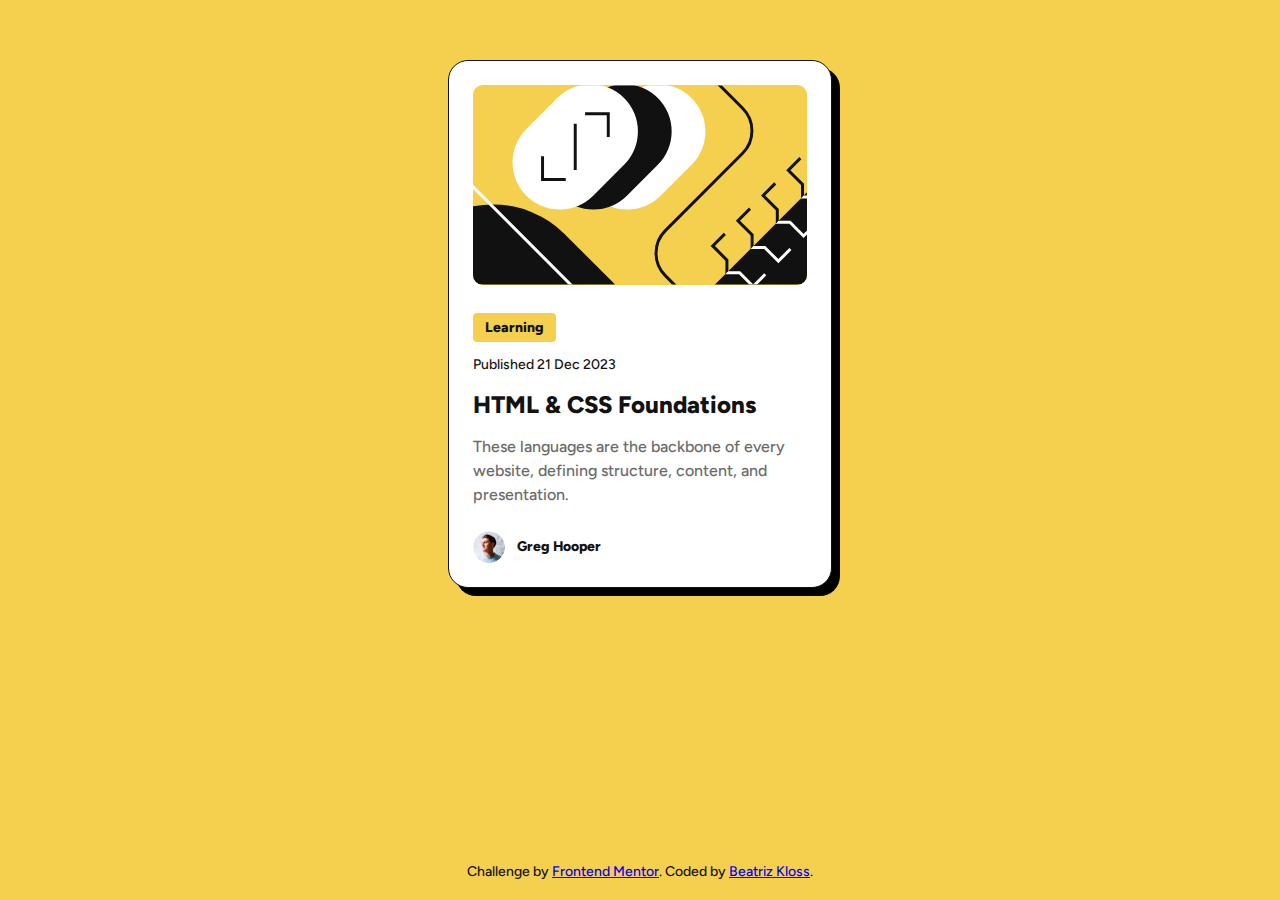
<file: blog-preview-card/index.html>
<!DOCTYPE html>
<html lang="en">
  <head>
    <meta charset="UTF-8" />
    <meta name="viewport" content="width=device-width, initial-scale=1.0" />
    <link
      rel="icon"
      type="image/png"
      sizes="32x32"
      href="./assets/images/favicon-32x32.png"
    />
    <link rel="stylesheet" href="style.css" />

    <title>Frontend Mentor | Blog Preview Card</title>
  </head>
  <body>
    <main>
      <article>
        <header class="article-image">
          <img
            src="./assets/images/illustration-article.svg"
            alt="Article Illustration"
          />
        </header>
        <div class="content">
          <button aria-label="Learning tag">Learning</button>
          <p class="time">Published 21 Dec 2023</p>
          <h1>HTML & CSS Foundations</h1>
          <p class="description">
            These languages are the backbone of every website, defining
            structure, content, and presentation.
          </p>
        </div>
        <div class="author-avatar">
          <img
            src="./assets/images/image-avatar.webp"
            alt="Avatar of Greg Hooper"
          />
          <p>Greg Hooper</p>
        </div>
      </article>
    </main>
    <footer class="attribution">
      Challenge by
      <a href="https://www.frontendmentor.io?ref=challenge" target="_blank"
        >Frontend Mentor</a
      >. Coded by
      <a href="https://www.linkedin.com/in/beatriz-kloss-1b258b22b/"
        >Beatriz Kloss</a
      >.
    </footer>
  </body>
</html>
</file>
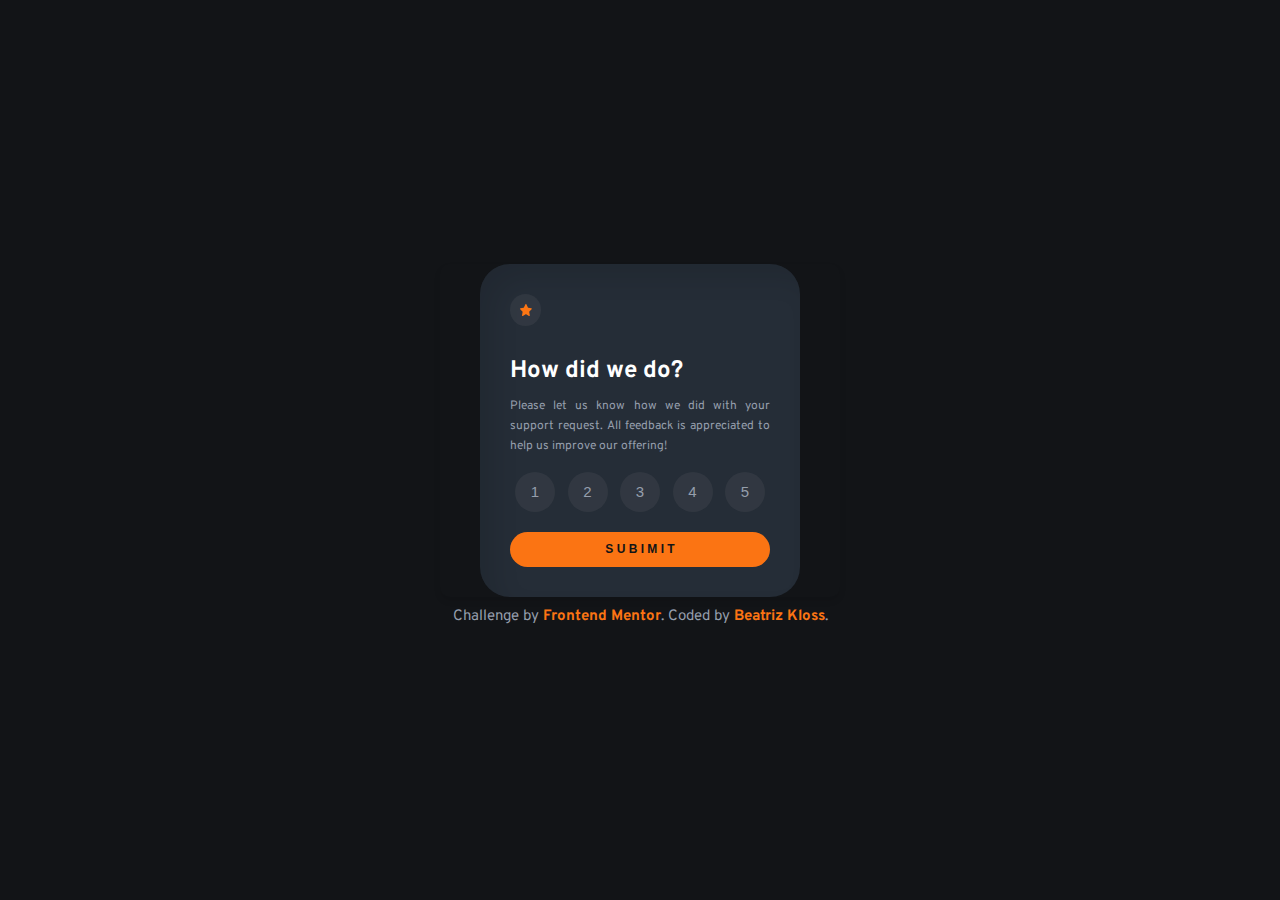
<file: interactive-rating-component/index.html>
<!DOCTYPE html>
<html lang="en">
  <head>
    <meta charset="UTF-8" />
    <meta name="viewport" content="width=device-width, initial-scale=1.0" />
    <link
      rel="icon"
      type="image/png"
      sizes="32x32"
      href="./images/favicon-32x32.png"
    />
    <link rel="stylesheet" href="style.css" />
    <title>Frontend Mentor | Interactive rating component</title>
  </head>
  <body>
    <main>
      <!-- Rating state start -->
      <article>
        <section class="front-card">
          <div class="front-card-img">
            <img src="./images/icon-star.svg" alt="star logo" />
          </div>
        </br>
      
          <div class="front-card-text">
            <h1>How did we do?</h1>
            <p>
              Please let us know how we did with your support request. All
              feedback is appreciated to help us improve our offering!
            </p>
            <div class="front-card-rating">
              <button class="rating" data-value="1">1</button>
              <button class="rating" data-value="2">2</button>
              <button class="rating" data-value="3">3</button>
              <button class="rating" data-value="4">4</button>
              <button class="rating" data-value="5">5</button>
            </div>
            <button id="submit">S u b i m i t</button>
          </div>
        </section>
        <!-- Rating state end -->

        <!-- Thank you state start -->
        <section class="back-card">
          <div class="back-card-img">
            <img
              src="./images/illustration-thank-you.svg"
              alt="illustration thank you"
            />
          </div>
          <div class="back-card-text">
            <div class ="back-card-rating">
              <p id="rating-info">You selected 4 out of 5</p>
            </div>
        
            <h1>Thank you!</h1>
            <p>
              We appreciate you taking the time to give a rating. If you ever
              need more support, don’t hesitate to get in touch!
            </p>
          </div>
        </section>
      </article>
    </main>
    <footer>
      Challenge by
      <a href="https://www.frontendmentor.io?ref=challenge" target="_blank"
        >Frontend Mentor</a
      >. Coded by
      <a
        href="https://www.linkedin.com/in/beatriz-kloss-1b258b22b/"
        target="_blank"
        >Beatriz Kloss</a
      >.
    </footer>
    <script src="script.js"></script>
  </body>
</html>
</file>
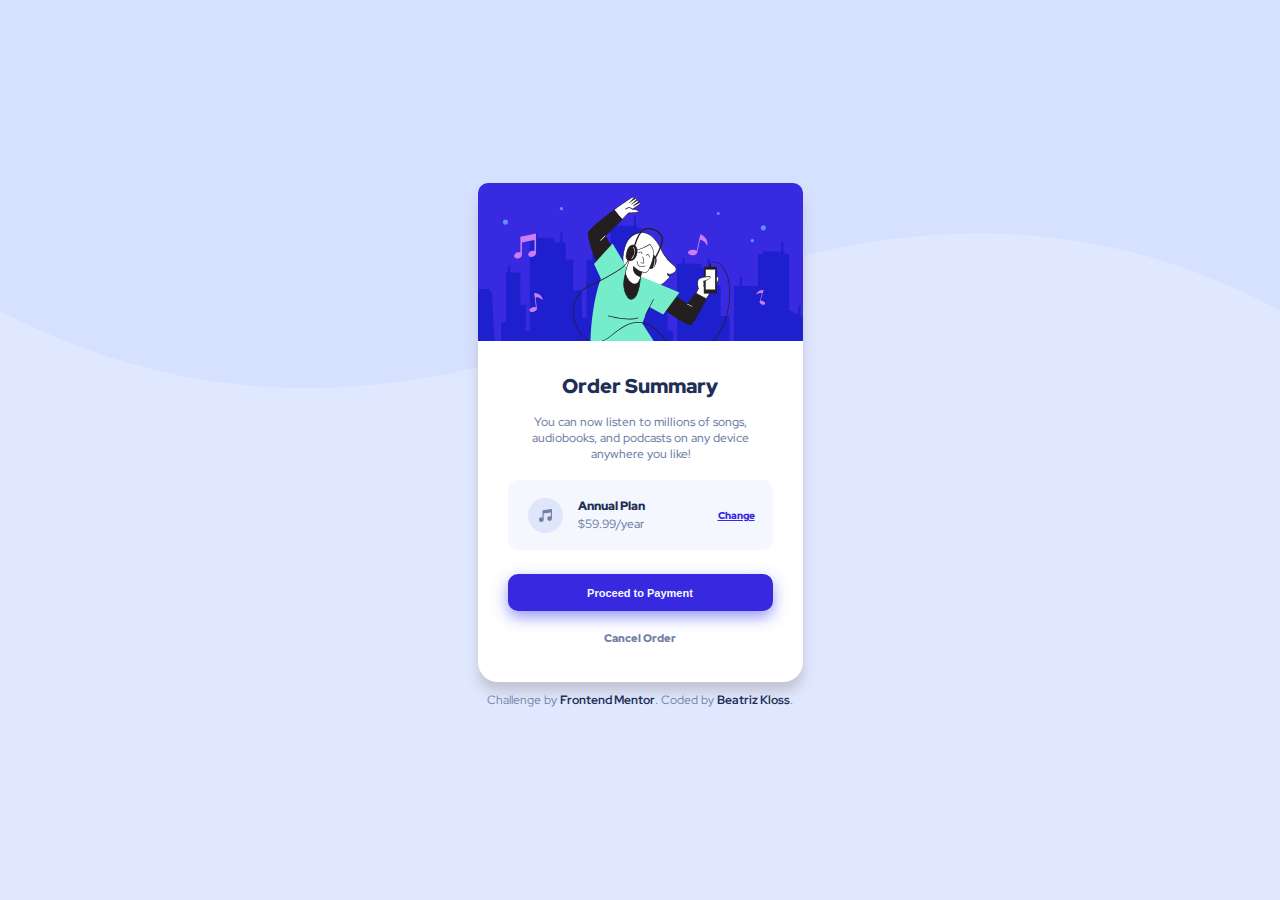
<file: order-summary-component/index.html>
<!DOCTYPE html>
<html lang="en">
  <head>
    <meta charset="UTF-8" />
    <meta name="viewport" content="width=device-width, initial-scale=1.0" />

    <link
      rel="icon"
      type="image/png"
      sizes="32x32"
      href="./images/favicon-32x32.png"
    />
    <link rel="stylesheet" href="style.css" />
    <title>Frontend Mentor | Order summary card</title>
  </head>
  <body>
    <main>
      <div class="hero-img">
        <img src="./images/illustration-hero.svg" alt="Illustration Hero" />
      </div>
      <div class="summary-content">
        <h1>Order Summary</h1>
        <p>
          You can now listen to millions of songs, audiobooks, and podcasts on
          any device anywhere you like!
        </p>
        <div class="music-plan">
          <img src="./images/icon-music.svg" alt="Icon Music" />
          <div class="music-plan-content">
            <h2>Annual Plan</h2>
            <p>$59.99/year</p>
          </div>
          <a href="#">Change</a>
        </div>
        <div class="button-payment">
          <button>Proceed to Payment</button>
          <a href="#">Cancel Order</a>
        </div>
      </div>
    </main>

    <footer>
      Challenge by
      <a href="https://www.frontendmentor.io?ref=challenge" target="_blank"
        >Frontend Mentor</a
      >. Coded by
      <a
        href="https://www.linkedin.com/in/beatriz-kloss-1b258b22b/"
        target="_blank"
        >Beatriz Kloss</a
      >.
    </footer>
  </body>
</html>
</file>
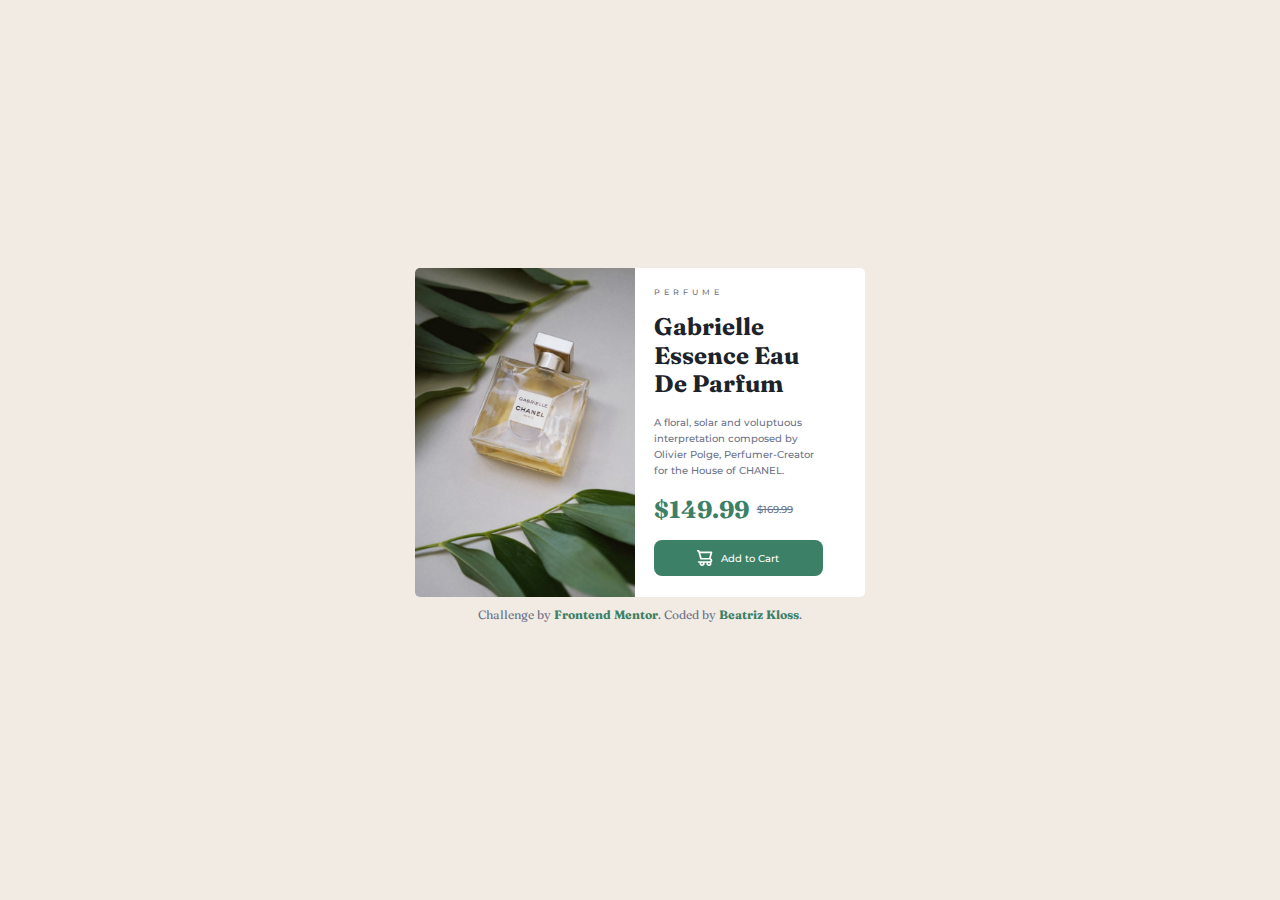
<file: product-preview-card-component/index.html>
<!DOCTYPE html>
<html lang="en">
  <head>
    <meta charset="UTF-8" />
    <meta name="viewport" content="width=device-width, initial-scale=1.0" />
    <link
      rel="icon"
      type="image/png"
      sizes="32x32"
      href="./images/favicon-32x32.png"
    />
    <link rel="stylesheet" href="style.css" />
    <title>Frontend Mentor | Product preview card component</title>
  </head>
  <body>
    <main>
      <article>
        <div class="card-img">
          <img
            src="./images/image-product-desktop.jpg"
            alt="Product preview card"
          />
        </div>
      </article>
      <section>
        <div class="card-content">
          <p>P e r f u m e</p>
          <h1>Gabrielle Essence Eau De Parfum</h1>
          <p class="description">
            A floral, solar and voluptuous interpretation composed by Olivier
            Polge, Perfumer-Creator for the House of CHANEL.
          </p>
          <div class="price-container">
            <h2>$149.99</h2>
            <h3>$169.99</h3>
          </div>

          <button class="button-cart">
            <img src="./images/icon-cart.svg" alt="icon cart" />
            <span class="button-text">Add to Cart</span>
          </button>
        </div>
      </section>
    </main>
    <footer>
      Challenge by
      <a href="https://www.frontendmentor.io?ref=challenge" target="_blank"
        >Frontend Mentor</a
      >. Coded by
      <a
        href="https://www.linkedin.com/in/beatriz-kloss-1b258b22b/"
        target="_blank"
        >Beatriz Kloss</a
      >.
    </footer>
  </body>
</html>
</file>
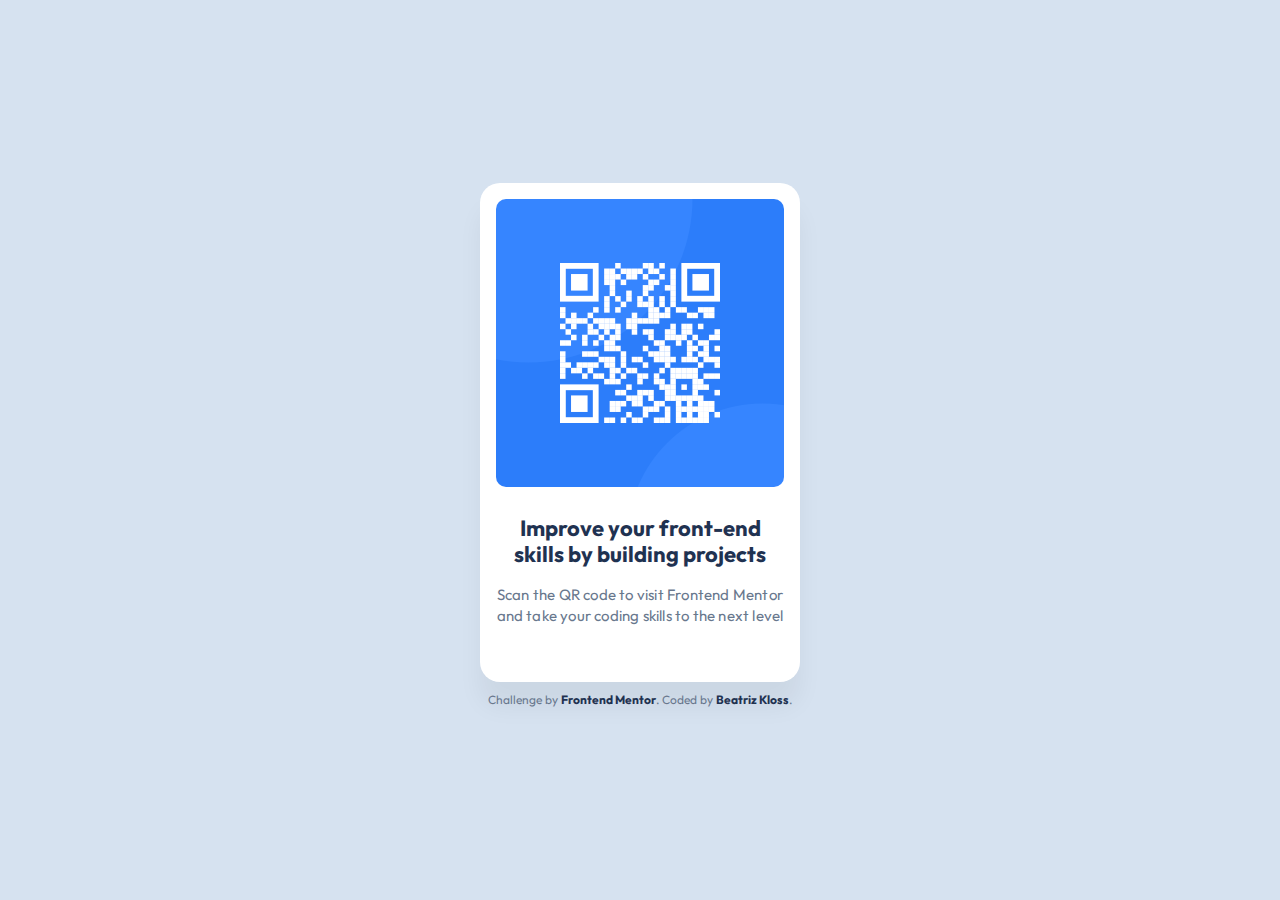
<file: qr-code-component/index.html>
<!DOCTYPE html>
<html lang="en">
  <head>
    <meta charset="UTF-8" />
    <meta name="viewport" content="width=device-width, initial-scale=1.0" />
    <link
      rel="icon"
      type="image/png"
      sizes="32x32"
      href="./images/favicon-32x32.png"
    />
    <link rel="stylesheet" href="style.css" />
    <title>Frontend Mentor | QR code component</title>
  </head>
  <body>
    <main>
      <div>
        <img src="./images/image-qr-code.png" alt="QR code" />
      </div>
      <div class="qr-code-text">
        <h1>Improve your front-end skills by building projects</h1>
        <p>
          Scan the QR code to visit Frontend Mentor and take your coding skills
          to the next level
        </p>
      </div>
    </main>
    <footer>
      Challenge by
      <a href="https://www.frontendmentor.io?ref=challenge" target="_blank"
        >Frontend Mentor</a
      >. Coded by
      <a
        href="https://www.linkedin.com/in/beatriz-kloss-1b258b22b/"
        target="_blank"
        >Beatriz Kloss</a
      >.
    </footer>
  </body>
</html>
</file>
<file: blog-preview-card/style.css>
@import url("https://fonts.googleapis.com/css2?family=Figtree:ital,wght@0,300..900;1,300..900&display=swap");

* {
  margin: 0;
  padding: 0;
  box-sizing: border-box;
}

:root {
  --yellow: hsl(47, 88%, 63%);
  --white: hsl(0, 0%, 100%);
  --gray-500: hsl(0, 0%, 42%);
  --gray-950: hsl(0, 0%, 7%);
}

body {
  font-family: "Figtree", sans-serif;
  background-color: var(--yellow);
  display: flex;
  flex-direction: column;
  justify-content: center;
  align-items: center;
  padding-top: 60px;
  min-height: 100vh;
}

main {
  display: flex;
  flex-direction: column;
  align-items: flex-start;
  gap: 24px;
  width: 384px;
  padding: 24px;
  flex-shrink: 0;
  border-radius: 20px;
  border: 1px solid var(--gray-950);
  background: var(--white);
  box-shadow: 8px 8px 0px 0px #000;
}

.article-image img {
  width: 100%;
  border-radius: 10px;
  background-color: var(--yellow);
}

.content {
  padding-top: 24px;
  display: flex;
  flex-direction: column;
  align-items: flex-start;
  gap: 12px;
  align-self: stretch;
}

.content button {
  display: flex;
  padding: 4px 12px;
  justify-content: center;
  align-items: center;
  gap: 8px;
  border-radius: 4px;
  background-color: var(--yellow);
  color: var(--color-gray-950, #111);
  font-family: "Figtree", sans-serif;
  font-size: 14px;
  font-weight: 800;
  line-height: 21px;
  border: none;
  cursor: pointer;
}

.content .time,
.content h1,
.content .description {
  color: var(--gray-950);
  font-family: "Figtree", sans-serif;
}

.content .time {
  font-size: 14px;
  font-weight: 500;
  line-height: 21px;
}

.content h1 {
  font-size: 24px;
  font-weight: 800;
  line-height: 36px;
}

.content h1:hover {
  color: var(--yellow);
  cursor: pointer;
}

.content .description {
  color: var(--gray-500);
  font-size: 16px;
  font-weight: 500;
  line-height: 24px;
}

.author-avatar {
  display: flex;
  align-items: center;
  gap: 12px;
  padding-top: 24px;
}

.author-avatar img {
  width: 32px;
  height: 32px;
  border-radius: 50%;
}

.author-avatar p {
  font-size: 14px;
  font-weight: 800;
  line-height: 21px;
  color: var(--gray-950);
}

.attribution {
  width: 100%;
  text-align: center;
  margin-top: auto;
  padding: 20px;
  font-size: 14px;
  font-weight: 500;
  color: var(--gray-950);
}
</file>
<file: interactive-rating-component/style.css>
@import url("https://fonts.googleapis.com/css2?family=Overpass:ital,wght@0,100..900;1,100..900&display=swap");

* {
  margin: 0;
  padding: 0;
  box-sizing: border-box;
}
:root {
  --orange: hsl(25, 97%, 53%);
  --white: hsl(0, 0%, 100%);
  --light-grey: hsl(217, 12%, 63%);
  --dark-blue: hsl(213, 19%, 18%);
  --very-dark-blue: hsl(216, 12%, 8%);
}
body {
  font-family: "Overpass", serif;
  background-color: var(--very-dark-blue);
  display: flex;
  flex-direction: column;
  justify-content: center;
  align-items: center;
  height: 100vh;
  margin: 0;
}

main {
  width: 100%;
  max-width: 400px;
  margin: 0 auto;
  border-radius: 10px;
  box-shadow: 0 4px 6px rgba(0, 0, 0, 0.1);
}
/* FRONT CARD */
.front-card {
  text-align: center;
  padding: 30px;
  background-color: var(--dark-blue);
  border-radius: 30px;
  flex-direction: column;
  justify-content: center;
  width: 80%;
  margin: 0 auto;
  box-shadow: inset 15px 15px 25px rgba(0, 0, 0, 0.1);
}

.front-card-img {
  background-color: hsla(210, 2%, 42%, 0.182);
  border-radius: 60%;
  width: 31px;
  padding: 10px;
  display: flex;
  justify-content: flex-start;
}

.front-card-img img {
  width: 12px;
}

.front-card-text h1 {
  font-size: 1.5rem;
  color: var(--white);
  margin-bottom: 10px;
  display: flex;
  justify-content: flex-start;
  padding-top: 10px;
}

.front-card-text p {
  color: var(--light-grey);
  font-size: 12px;
  margin-bottom: 15px;
  font-weight: 400;
  text-align: justify;
  line-height: 1.7;
  max-width: 270px;
}
.front-card-rating {
  display: flex;

  margin-bottom: 20px;
  justify-content: space-between;
}

.rating {
  background-color: hsla(210, 2%, 42%, 0.182);
  color: var(--light-grey);
  border: none;
  border-radius: 50%;
  width: 40px;
  height: 40px;
  margin: 0 5px;
  font-size: 15px;
  cursor: pointer;
  transition: background-color 0.3s, border-color 0.3s;
}

.rating:hover {
  background-color: var(--orange);
  color: var(--very-dark-blue);
}
.rating.active {
  background-color: var(--white);
  color: var(--very-dark-blue);
}

#submit {
  background-color: var(--orange);
  color: var(--very-dark-blue);
  border: none;
  border-radius: 30px;
  width: 100%;
  height: 35px;
  font-weight: 700;
  cursor: pointer;
  font-size: 12px;
  text-transform: uppercase;
  transition: background-color 0.3s;
}

#submit:hover {
  background-color: var(--white);
  color: var(--very-dark-blue);
}

/* BACK CARD */
.back-card {
  display: none; /* Inicia oculta */
  text-align: center;
  padding: 25px;
  background-color: var(--dark-blue);
  border-radius: 30px;
  width: 80%;
  margin: 0 auto;
  box-shadow: inset 15px 15px 25px rgba(0, 0, 0, 0.1);
}

.back-card-img img {
  width: 120px;
  margin-top: 8px;
  margin-bottom: 20px;
}

.back-card-text {
  color: var(--light-grey);
}
.back-card-rating {
  display: flex;
  align-items: center;
  justify-content: center;
  background-color: hsla(210, 2%, 42%, 0.182);
  border-radius: 50px;
  margin: 0 auto;
  width: 55%;
  height: 25px;
  margin-bottom: 25px;
  box-shadow: inset 15px 15px 25px rgba(0, 0, 0, 0.1);
}
#rating-info {
  font-size: 10px;

  color: var(--orange);
}
.back-card-text h1 {
  color: var(--white);
  margin-bottom: 10px;
}
.back-card-text p {
  font-size: 12px;
  font-weight: 400;
  line-height: 1.5;
}
footer {
  text-align: center;
  font-size: 15px;
  color: var(--light-grey);
  width: 100%;
  padding: 10px 0;
}

footer a {
  color: var(--orange);
  text-decoration: none;
  font-weight: 700;
}
footer a:hover {
  color: var(--white);
  text-decoration: underline;
}
@media (max-width: 480px) {
  main {
    width: 95%;
  }
}
</file>
<file: order-summary-component/style.css>
@import url("https://fonts.googleapis.com/css2?family=Outfit:wght@100..900&family=Red+Hat+Display:ital,wght@0,300..900;1,300..900&display=swap");

* {
  margin: 0;
  padding: 0;
  box-sizing: border-box;
}

:root {
  --pale-blue: hsl(225, 100%, 94%);
  --bright-blue: hsl(245, 75%, 52%);
  --very-pale-blue: hsl(225, 100%, 98%);
  --desaturated-blue: hsl(224, 23%, 55%);
  --dark-blue: hsl(223, 47%, 23%);
}

body {
  font-family: "Red Hat Display", sans-serif;
  display: flex;
  margin: 0;
  height: 100vh;
  flex-direction: column;
  justify-content: center;
  align-items: center;
  background-image: url("images/pattern-background-desktop.svg");
  background-color: var(--pale-blue);
  background-repeat: no-repeat;
  background-size: contain;
}

main {
  display: flex;
  flex-direction: column;
  align-items: center;
  gap: 24px;
  border-radius: 20px;
  background: var(--white, #fff);
  width: 325px;
  height: 499px;
  box-shadow: 0 10px 12px 0px rgba(192, 192, 207, 0.877);
}

.hero-img img {
  width: 100%;
  height: auto;
  border-top-left-radius: 10px;
  border-top-right-radius: 10px;
  display: block;
}

.summary-content {
  padding: 8px;
  display: flex;
  flex-direction: column;
  align-items: center;
  justify-content: center;
  text-align: center;
  width: 100%;
}

.summary-content h1 {
  font-size: 20px;
  font-weight: 900;
  color: var(--dark-blue);
  margin-bottom: 15px;
}
.summary-content p {
  font-size: 12px;
  color: var(--desaturated-blue);
  margin-bottom: 18px;
  font-weight: 500;
  max-width: 220px;
}
.music-plan {
  display: flex;
  align-items: center;
  margin-bottom: 24px;
  background-color: var(--very-pale-blue);
  border-radius: 10px;
  width: 265px;
  height: 70px;
  padding: 0 10px;
}

.music-plan img {
  width: 35px;
  height: 35px;
  margin-left: 10px;
  margin-right: 15px;
}

.music-plan-content {
  display: flex;
  flex-direction: column;
  text-align: left;
}

.music-plan h2 {
  font-size: 12px;
  color: var(--dark-blue);
  font-weight: 900;
  margin: 0;
  padding-bottom: 2px;
}

.music-plan p {
  font-size: 12px;
  color: var(--desaturated-blue);
  font-weight: 500;
  margin: 0;
}

.music-plan a {
  font-size: 10px;
  color: var(--bright-blue);
  font-weight: 900;
  text-decoration: underline;
  margin-left: auto;
  margin-right: 8px;
  transition: all 0.3s ease;
}

.music-plan a:hover {
  color: hsl(245, 90%, 73%);
  text-decoration: none;
}

.button-payment button {
  background-color: var(--bright-blue);
  color: var(--very-pale-blue);
  font-size: 11px;
  font-weight: 700;
  border: none;
  border-radius: 10px;
  width: 265px;
  height: 37px;
  cursor: pointer;
  display: block;
  box-shadow: 0 6px 15px 0px rgba(136, 138, 246, 0.877);
  transition: all 0.3s ease;
}

.button-payment button:hover {
  box-shadow: 0 6px 15px 0px hsl(246, 78%, 81%);
  background-color: hsl(245, 89%, 68%);
}

.button-payment a {
  display: inline-block;
  font-size: 11px;
  justify-content: center;
  color: var(--desaturated-blue);
  font-weight: 900;
  text-decoration: none;
  padding-top: 20px;
  transition: all 0.3s ease;
}
.button-payment a:hover {
  color: var(--dark-blue);
}
footer {
  text-align: center;
  font-size: 12px;
  color: var(--desaturated-blue);
  width: 100%;
  padding: 10px 0;
}

footer a {
  color: var(--dark-blue);
  text-decoration: none;
  font-weight: 700;
}
footer a:hover {
  color: var(--desaturated-blue);
  text-decoration: underline;
}
</file>
<file: product-preview-card-component/style.css>
@import url("https://fonts.googleapis.com/css2?family=Montserrat:ital,wght@0,100..900;1,100..900&display=swap");
@import url("https://fonts.googleapis.com/css2?family=Fraunces:ital,opsz,wght@0,9..144,100..900;1,9..144,100..900&display=swap");

* {
  margin: 0;
  padding: 0;
  box-sizing: border-box;
}

:root {
  --dark-cyan: hsl(158, 36%, 37%);
  --cream: hsl(30, 38%, 92%);
  --very-dark-blue: hsl(212, 21%, 14%);
  --dark-grayish-blue: hsl(228, 12%, 48%);
  --white: hsl(0, 0%, 100%);
}

body {
  font-family: "Fraunces", serif;
  background-color: var(--cream);
  display: flex;
  flex-direction: column;
  justify-content: center;
  align-items: center;
  margin: 0;
  height: 100vh;
}

main {
  display: flex;
  flex-direction: row;
  width: 450px;
  background: var(--white);
  border-radius: 5px;
  overflow: hidden;
}
.card-img {
  flex: 0 0 50%;
  background-color: var(--cream);
}
.card-img img {
  width: 100%;
  height: 100%;
  object-fit: cover;
  display: block;
}

.card-content {
  flex: 1;
  padding: 19px;
  display: flex;
  flex-direction: column;
  justify-content: center;
  width: 90%;
  gap: 16px;
  background-color: var(--white);
}

.card-content p:first-of-type {
  color: var(--dark-grayish-blue);
  text-transform: uppercase;
  font-size: 8px;
  font-weight: 500;
  letter-spacing: 1px;
  font-family: "Montserrat", serif;
}

.card-content h1 {
  color: var(--very-dark-blue);
  font-size: 24px;
  font-weight: 700;
  line-height: 1.2;
}
.card-content .description {
  font-size: 10px;
  font-family: "Montserrat", serif;
  font-weight: 500;
  color: var(--dark-grayish-blue);
  line-height: 1.6;
}
.card-content .price-container {
  display: flex;
  align-items: center;
  gap: 8px;
}
.card-content h2 {
  color: var(--dark-cyan);
  font-size: 24px;
  font-weight: 700;
}
.card-content h3 {
  color: var(--dark-grayish-blue);
  font-size: 10px;
  text-decoration: line-through;
  font-family: "Montserrat", serif;
  font-weight: 500;
}

.button-cart {
  display: flex;
  align-items: center;
  justify-content: center;
  gap: 8px;
  background-color: var(--dark-cyan);
  color: var(--white);
  padding: 10px 20px;
  border: none;
  border-radius: 8px;
  cursor: pointer;
  font-size: 10px;
  font-weight: 500;
  transition: background-color 0.3s ease;
  font-family: "Montserrat", serif;
}

.button-cart img {
  width: 16px;
  height: 16px;
}

.button-cart:hover {
  background-color: var(--very-dark-blue);
}

footer {
  text-align: center;
  font-size: 12px;
  color: var(--dark-grayish-blue);
  width: 100%;
  padding: 10px 0;
}

footer a {
  color: var(--dark-cyan);
  text-decoration: none;
  font-weight: 700;
}
footer a:hover {
  color: var(--very-dark-blue);
  text-decoration: underline;
}
@media (max-width: 768px) {
  main {
    width: 80%;
    flex-direction: column;
  }
  .card-img {
    flex: 0 0 auto;
    height: 200px;
  }
  .card-content {
    padding: 16px;
    display: flex;
    flex-direction: column;
  }
  .button-cart {
    width: 60%;
  }
  footer {
    font-size: 10px;
    padding: 8px 0;
  }
}
</file>
<file: qr-code-component/style.css>
@import url("https://fonts.googleapis.com/css2?family=Outfit:wght@100..900&display=swap");
* {
  margin: 0;
  padding: 0;
  box-sizing: border-box;
}
:root {
  --white: hsl(0, 0%, 100%);
  --slate-300: hsl(212, 45%, 89%);
  --slate-500: hsl(216, 15%, 48%);
  --slate-900: hsl(218, 44%, 22%);
}

body {
  background-color: var(--slate-300);
  display: flex;
  margin: 0;
  height: 100vh;
  flex-direction: column;
  justify-content: center;
  align-items: center;
  font-family: "Outfit", serif;
}
main {
  display: flex;
  padding: 16px 16px 40px 16px;
  flex-direction: column;
  align-items: flex-start;
  gap: 24px;
  border-radius: 20px;
  background: var(--white, #fff);
  box-shadow: 0px 25px 25px 0px rgba(0, 0, 0, 0.05);
  width: 320px;
  height: 499px;
}

div img {
  width: 288px;
  height: 288px;
  border-radius: 10px;
  background: #2c7dfa;
}

.qr-code-text {
  display: flex;
  padding: 0px, 16px;
  flex-direction: column;
  align-items: center;
  gap: 16px;
  align-self: stretch;
}

.qr-code-text h1 {
  align-self: stretch;
  color: var(--slate-900);
  text-align: center;
  font-feature-settings: "liga" off, "clig" off;
  font-size: 22px;
  font-style: normal;
  font-weight: 700;
  line-height: 26.4px;
}

.qr-code-text p {
  align-self: stretch;
  color: var(--slate-500);
  text-align: center;
  font-feature-settings: "liga" off, "clig" off;
  font-size: 15px;
  font-style: normal;
  font-weight: 400;
  line-height: 21px;
  letter-spacing: 0.2px;
}
footer {
  text-align: center;
  font-size: 12px;
  color: var(--slate-500);
  width: 100%;
  padding: 10px 0;
}

footer a {
  color: var(--slate-900);
  text-decoration: none;
  font-weight: 700;
}
footer a:hover {
  color: var(--slate-500);
  text-decoration: underline;
}
</file>
